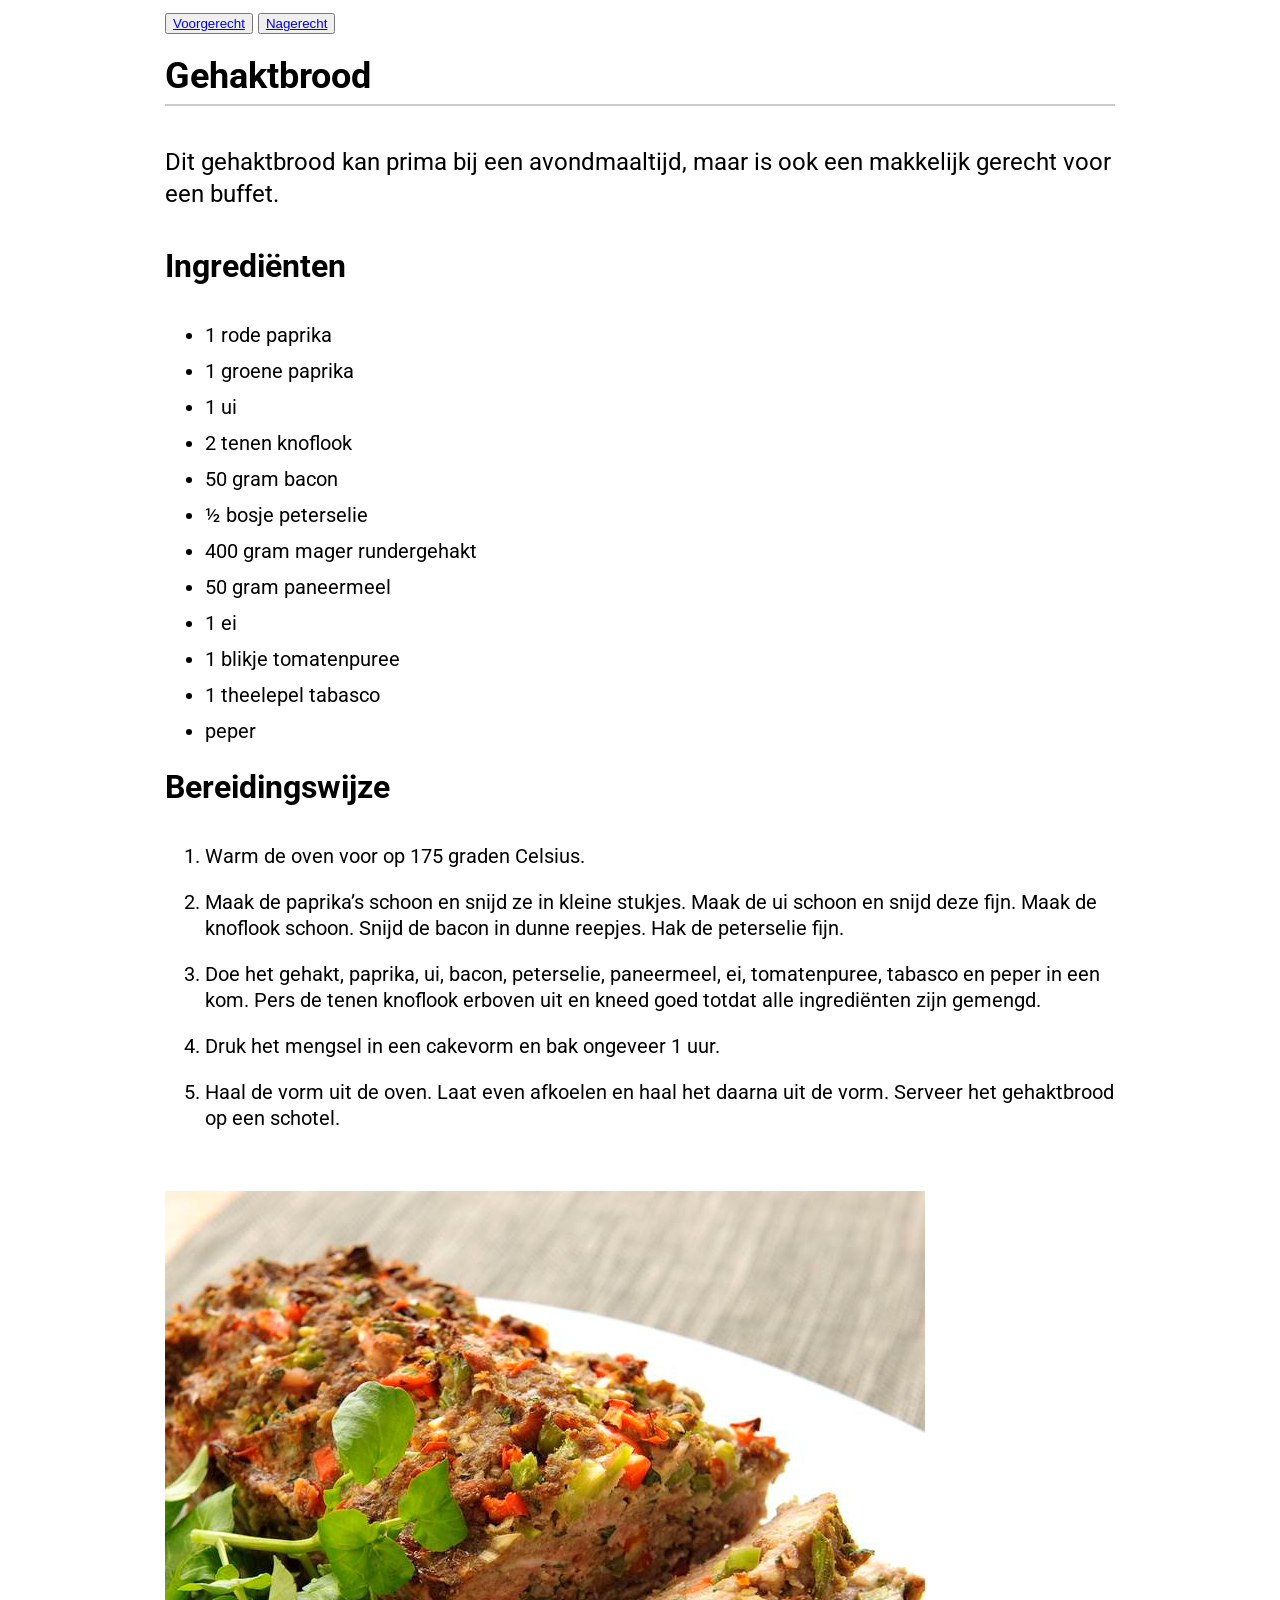
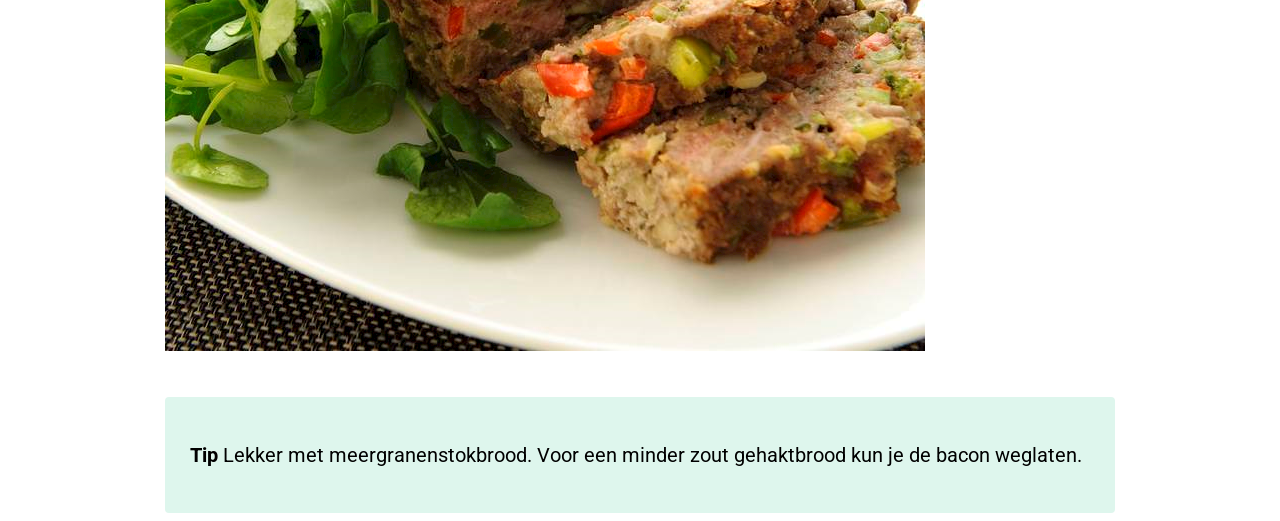
<file: Gehaktbrood HTML CSS/index.html>
<!DOCTYPE html>
<html lang="en">
<head>
    <meta name="viewport" content="width=device-width, initial-scale=1.0">
    <title>Gehaktbrood</title>
    <link rel="stylesheet" href="css/style.css">
    <link rel="preconnect" href="https://fonts.googleapis.com">
    <link rel="preconnect" href="https://fonts.gstatic.com" crossorigin>
    <link href="https://fonts.googleapis.com/css2?family=Roboto:ital,wght@0,100..900;1,100..900&display=swap" rel="stylesheet">
    <meta charset="UTF-8">
</head>

<body>

<div class="container">
<button><a href="voorgerecht.html">Voorgerecht</a></button>
<button><a href="nagerecht.html">Nagerecht</a></button>
<h1>Gehaktbrood</h1>

<p class="intro">
Dit gehaktbrood kan prima bij een avondmaaltijd, maar is ook een makkelijk gerecht voor een buffet.
</p>

<h2>Ingrediënten</h2>

<ul>
<li>1 rode paprika</li>
<li>1 groene paprika</li>
<li>1 ui</li>
<li>2 tenen knoflook</li>
<li>50 gram bacon</li>
<li>½ bosje peterselie</li>
<li>400 gram mager rundergehakt</li>
<li>50 gram paneermeel</li>
<li>1 ei</li>
<li>1 blikje tomatenpuree</li>
<li>1 theelepel tabasco</li>
<li>peper</li>
</ul>

<h2>Bereidingswijze</h2>

<ol>
<li>Warm de oven voor op 175 graden Celsius.</li>
<li>Maak de paprika’s schoon en snijd ze in kleine stukjes. Maak de ui schoon en snijd deze fijn. Maak de knoflook schoon. Snijd de bacon in dunne reepjes. Hak de peterselie fijn.</li>
<li>Doe het gehakt, paprika, ui, bacon, peterselie, paneermeel, ei, tomatenpuree, tabasco en peper in een kom. Pers de tenen knoflook erboven uit en kneed goed totdat alle ingrediënten zijn gemengd.</li>
<li>Druk het mengsel in een cakevorm en bak ongeveer 1 uur.</li>
<li>Haal de vorm uit de oven. Laat even afkoelen en haal het daarna uit de vorm. Serveer het gehaktbrood op een schotel.</li>
</ol>

<img src="images/gehaktbrood.jpg" alt="Gehaktbrood">

<div class="tip">
<p><b>Tip</b> Lekker met meergranenstokbrood. Voor een minder zout gehaktbrood kun je de bacon weglaten.</p>
</div>

</div>

</body>
</html>
</file>
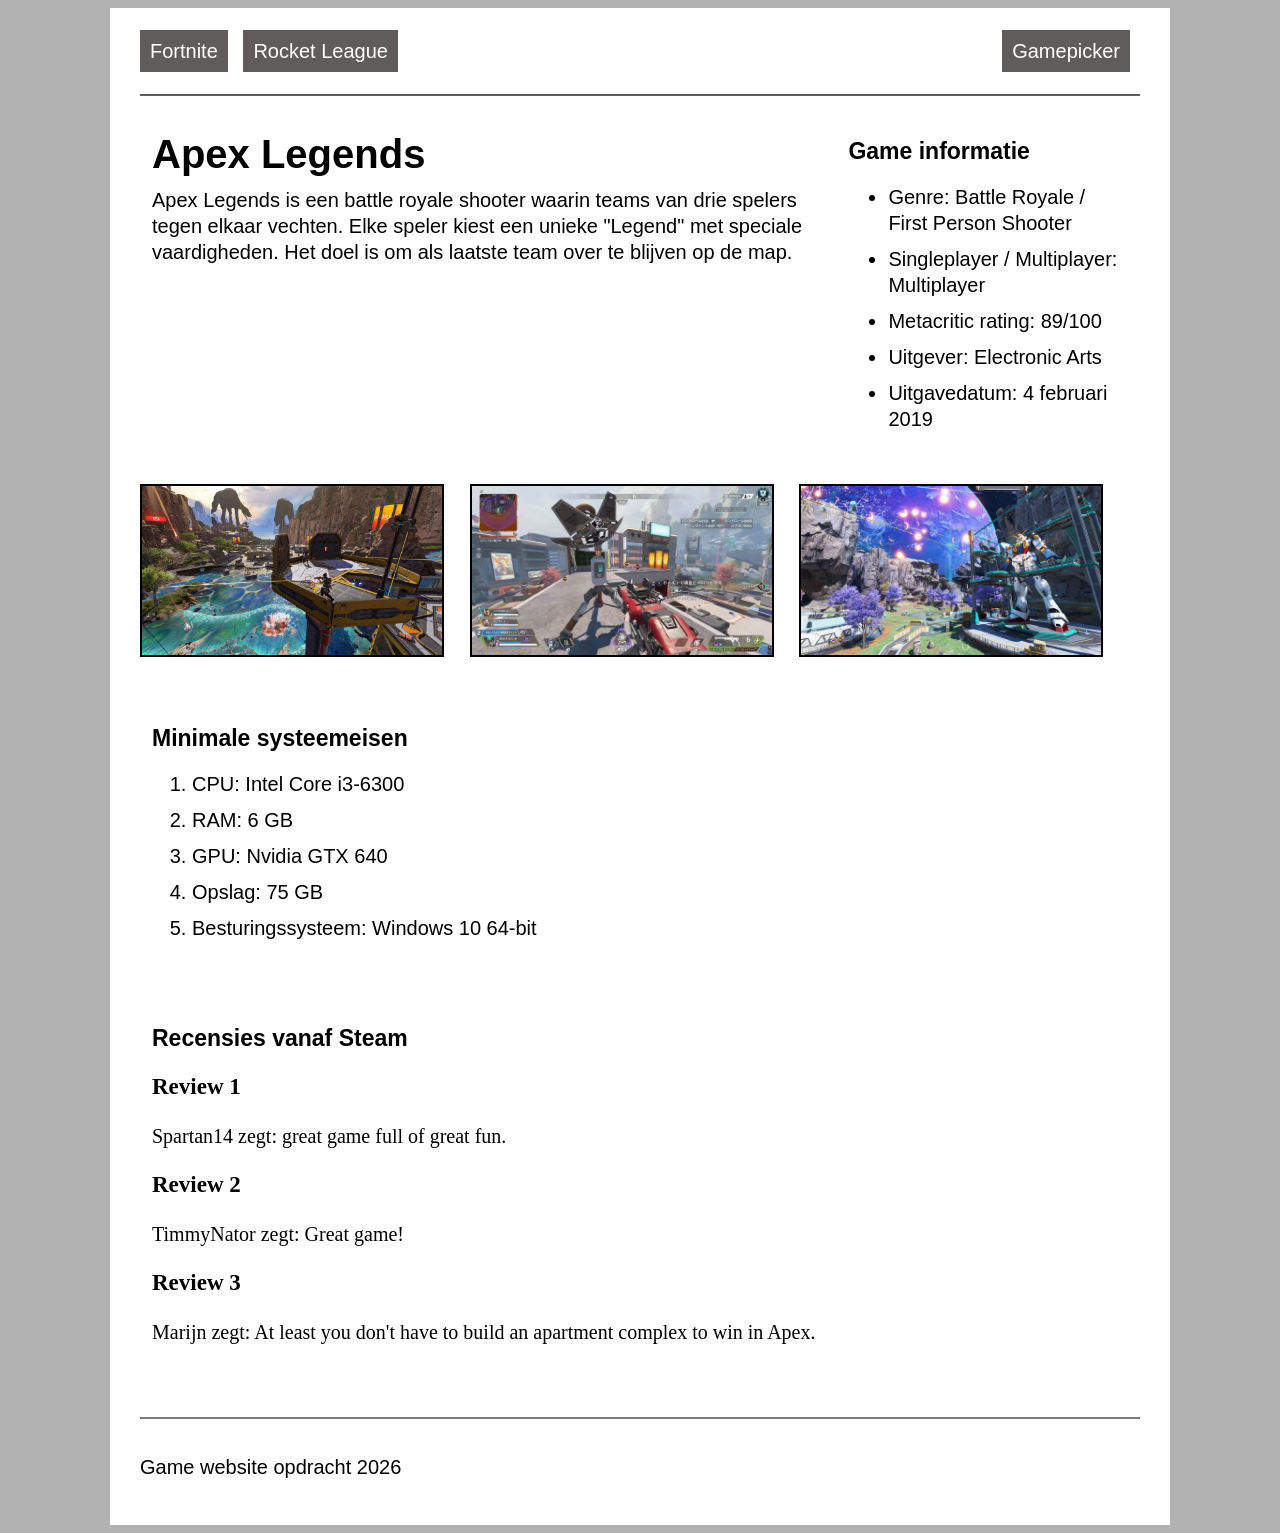
<file: gamecatalog HTML CSS/Apex.html>
<!DOCTYPE html>
<html lang="en">

<head>
<meta charset="UTF-8">
<meta name="description" content="Informatie over de game Apex Legends, inclusief reviews en systeemeisen.">
<meta name="keywords" content="Apex Legends, game, battle royale, reviews, systeemeisen">
<meta name="viewport" content="width=device-width, initial-scale=1.0">

<title>Apex Legends</title>

<link rel="stylesheet" href="css/style.css">
</head>

<body>

<main>
<section class="buttons">
<nav>
<div class="gamepicker">
<a href="Gamepicker.html" class="button">Gamepicker</a>
</div>
<a href="Fortnite.html" class="button">Fortnite</a>
<a href="Rocketleague.html" class="button">Rocket League</a>
</nav>
</section>
<div class="info">


<section class="desc">

<header>
<h1>Apex Legends</h1>
</header>    
<p>
Apex Legends is een battle royale shooter waarin teams van drie spelers tegen elkaar vechten.
Elke speler kiest een unieke "Legend" met speciale vaardigheden. Het doel is om als laatste team
over te blijven op de map.
</p>

</section>

<section class="metadata">

<h2>Game informatie</h2>

<ul>
<li>Genre: Battle Royale / First Person Shooter</li>
<li>Singleplayer / Multiplayer: Multiplayer</li>
<li>Metacritic rating: 89/100</li>
<li>Uitgever: Electronic Arts</li>
<li>Uitgavedatum: 4 februari 2019</li>
</ul>

</section>

</div>

<section>

<img src="images/Apexshowcase.jpg" alt="Apex Legends gameplay">
<img src="images/Apexshowcase2.jpg" alt="Apex Legends gameplay">
<img src="images/Apexshowcase3.avif" alt="Apex Legends gameplay">
</section>

<section class="eisen">

<h2>Minimale systeemeisen</h2>

<ol>
<li>CPU: Intel Core i3-6300</li>
<li>RAM: 6 GB</li>
<li>GPU: Nvidia GTX 640</li>
<li>Opslag: 75 GB</li>
<li>Besturingssysteem: Windows 10 64-bit</li>
</ol>

</section>

<section class="recenties">

<h2>Recensies vanaf Steam</h2>

<article class="review">
<h3>Review 1</h3>
<p>Spartan14 zegt: great game full of great fun.</p>
</article>

<article class="review">
<h3>Review 2</h3>
<p>TimmyNator zegt: Great game!</p>
</article>

<article class="review">
<h3>Review 3</h3>
<p>Marijn zegt: At least you don't have to build an apartment complex to win in Apex.</p>
</article>

</section>

<footer>

<p>Game website opdracht 2026</p>

</footer>

</main>

</body>
</html>
</file>
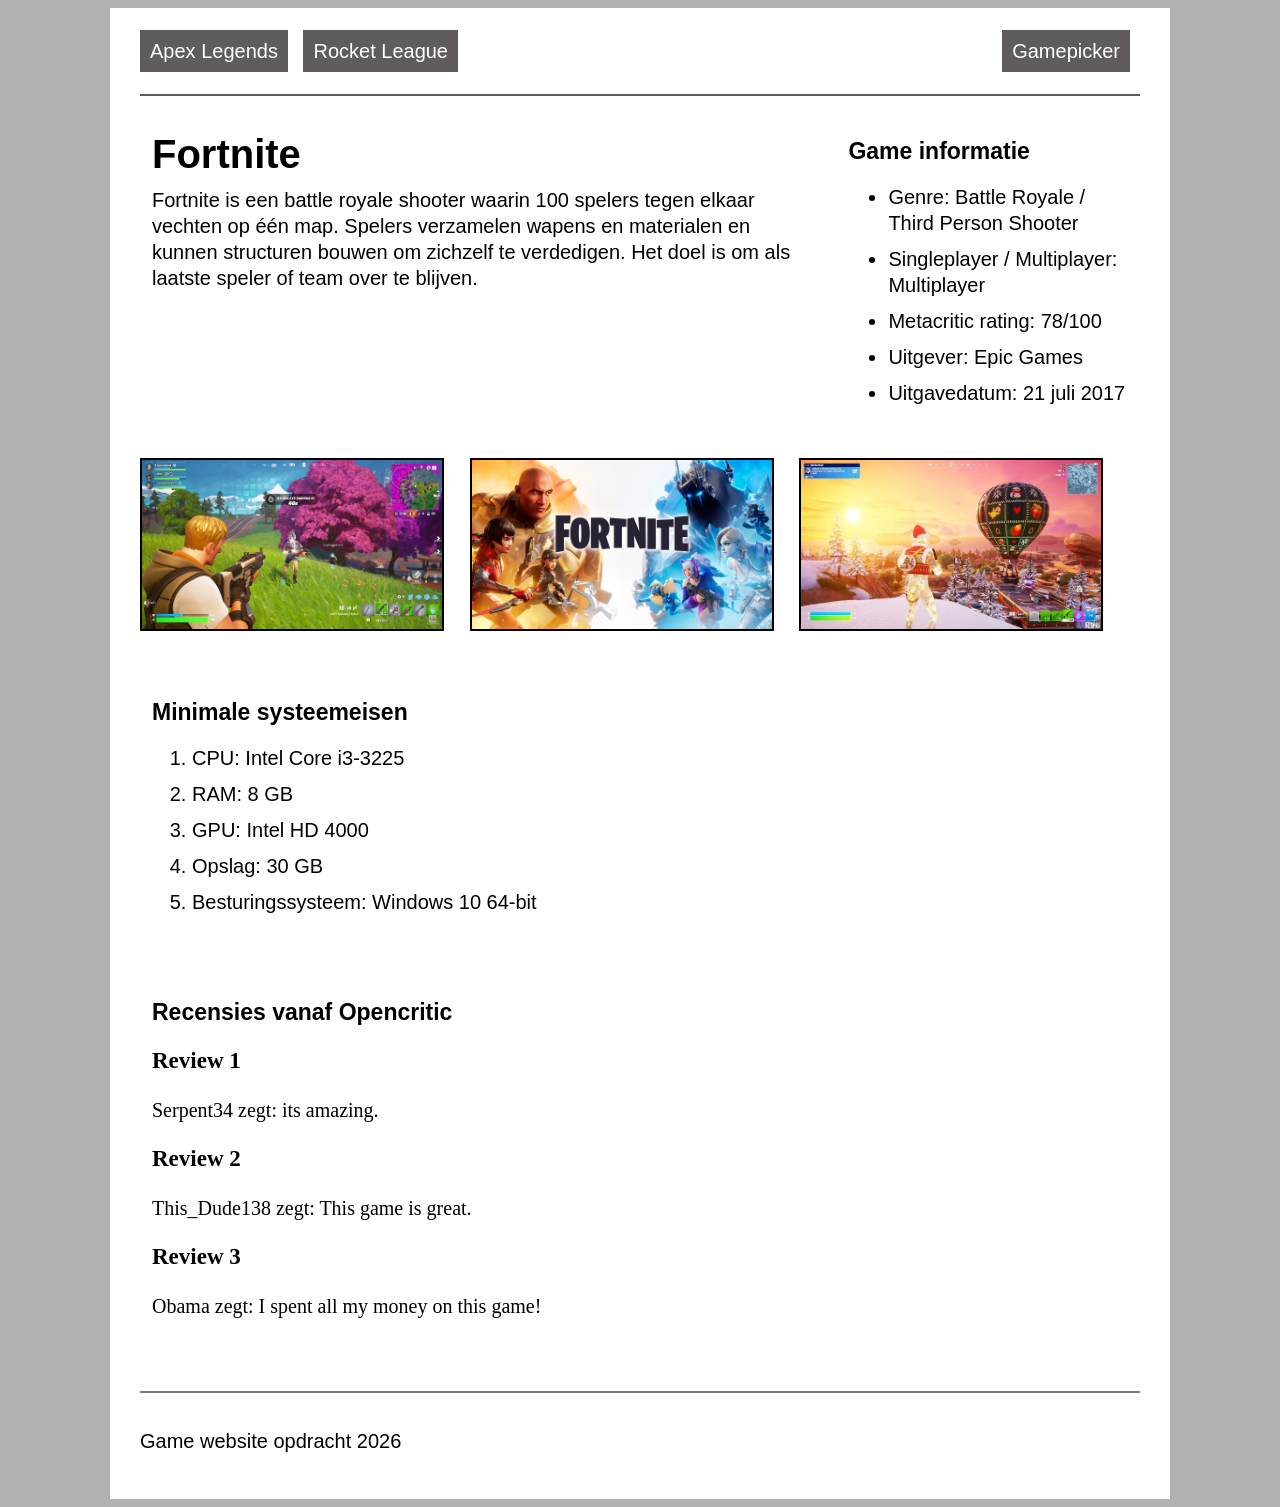
<file: gamecatalog HTML CSS/Fortnite.html>
<!DOCTYPE html>
<html lang="en">

<head>
<meta charset="UTF-8">
<meta name="description" content="Informatie over de game Fortnite, inclusief reviews en systeemeisen.">
<meta name="keywords" content="Fortnite, game, battle royale, reviews, systeemeisen">
<meta name="viewport" content="width=device-width, initial-scale=1.0">

<title>Fortnite</title>

<link rel="stylesheet" href="css/style.css">
</head>

<body>

<main>
<section class="buttons">
<nav>
<div class="gamepicker">
<a href="Gamepicker.html" class="button">Gamepicker</a>
</div>
<a href="Apex.html" class="button">Apex Legends</a>
<a href="Rocketleague.html" class="button">Rocket League</a>
</nav>
</section>
<div class="info">

<section class="desc">
<header>
<h1>Fortnite</h1>
</header>
<p>
Fortnite is een battle royale shooter waarin 100 spelers tegen elkaar vechten op één map.
Spelers verzamelen wapens en materialen en kunnen structuren bouwen om zichzelf te verdedigen.
Het doel is om als laatste speler of team over te blijven.
</p>

</section>

<section class="metadata">

<h2>Game informatie</h2>

<ul>
<li>Genre: Battle Royale / Third Person Shooter</li>
<li>Singleplayer / Multiplayer: Multiplayer</li>
<li>Metacritic rating: 78/100</li>
<li>Uitgever: Epic Games</li>
<li>Uitgavedatum: 21 juli 2017</li>
</ul>

</section>

</div>

<section class="images">

<img src="images/Fortniteshowcase.jpg" alt="Fortnite gameplay">
<img src="images/Fortniteshowcase2.jpeg" alt="Fortnite gameplay">
<img src="images/Fortniteshowcase3.jpg" alt="Fortnite gameplay">
</section>


<section class="eisen">

<h2>Minimale systeemeisen</h2>

<ol>
<li>CPU: Intel Core i3-3225</li>
<li>RAM: 8 GB</li>
<li>GPU: Intel HD 4000</li>
<li>Opslag: 30 GB</li>
<li>Besturingssysteem: Windows 10 64-bit</li>
</ol>

</section>

<section class="recenties">

<h2>Recensies vanaf Opencritic</h2>

<article class="review">
<h3>Review 1</h3>
<p>Serpent34 zegt: its amazing.</p>
</article>

<article class="review">
<h3>Review 2</h3>
<p>This_Dude138 zegt: This game is great.</p>
</article>

<article class="review">
<h3>Review 3</h3>
<p>Obama zegt: I spent all my money on this game!</p>
</article>

</section>

<footer>

<p>Game website opdracht 2026</p>

</footer>

</main>

</body>
</html>
</file>
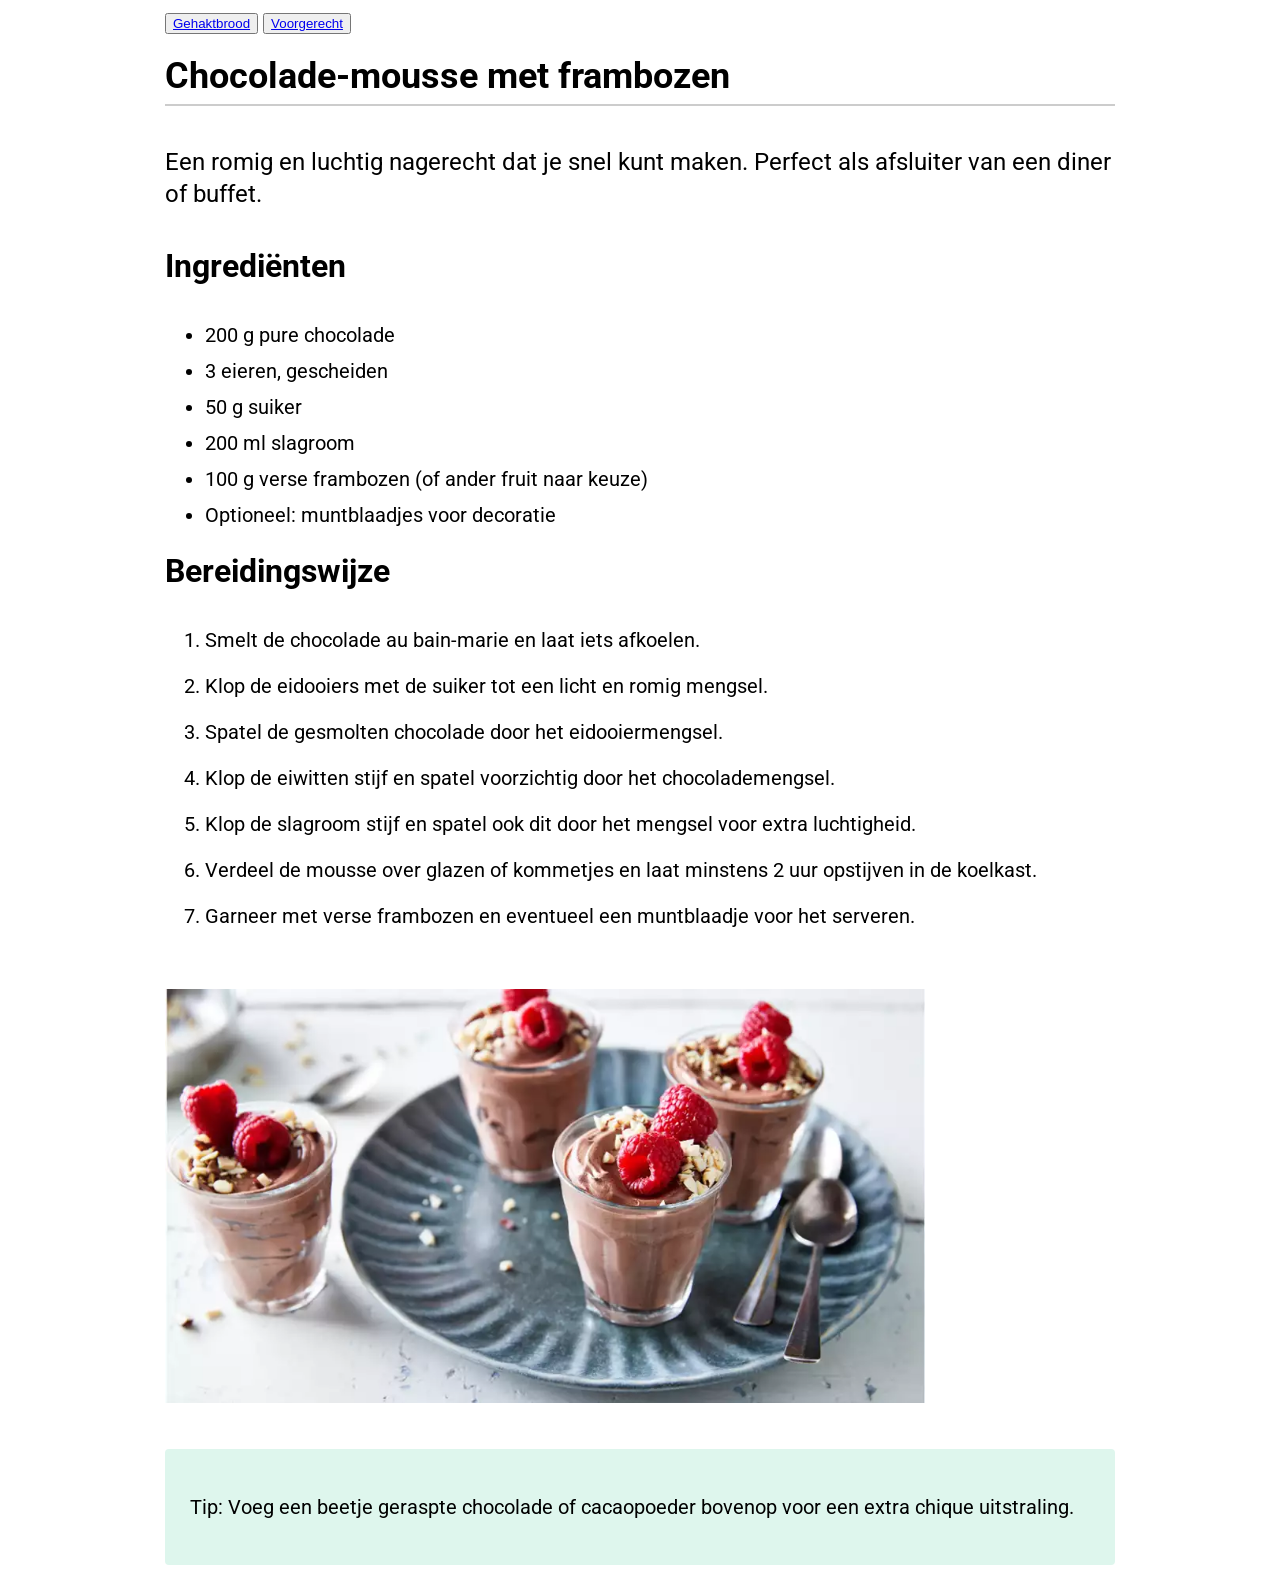
<file: Gehaktbrood HTML CSS/nagerecht.html>
<!DOCTYPE html>
<html lang="en">
<head>
    <meta name="viewport" content="width=device-width, initial-scale=1.0">
    <title>Gehaktbrood</title>
    <link rel="stylesheet" href="css/style.css">
    <link rel="preconnect" href="https://fonts.googleapis.com">
    <link rel="preconnect" href="https://fonts.gstatic.com" crossorigin>
    <link href="https://fonts.googleapis.com/css2?family=Roboto:ital,wght@0,100..900;1,100..900&display=swap" rel="stylesheet">
    <meta charset="UTF-8">
</head>
<body>

<div class="container">
<button><a href="index.html">Gehaktbrood</a></button>
<button><a href="voorgerecht.html">Voorgerecht</a></button>
<h1>Chocolade-mousse met frambozen</h1>

<p class="intro">
Een romig en luchtig nagerecht dat je snel kunt maken. Perfect als afsluiter van een diner of buffet.
</p>

<h2>Ingrediënten</h2>

<ul>
<li>200 g pure chocolade</li>
<li>3 eieren, gescheiden</li>
<li>50 g suiker</li>
<li>200 ml slagroom</li>
<li>100 g verse frambozen (of ander fruit naar keuze)</li>
<li>Optioneel: muntblaadjes voor decoratie</li>
</ul>

<h2>Bereidingswijze</h2>

<ol>
<li>Smelt de chocolade au bain-marie en laat iets afkoelen.</li>
<li>Klop de eidooiers met de suiker tot een licht en romig mengsel.</li>
<li>Spatel de gesmolten chocolade door het eidooiermengsel.</li>
<li>Klop de eiwitten stijf en spatel voorzichtig door het chocolademengsel.</li>
<li>Klop de slagroom stijf en spatel ook dit door het mengsel voor extra luchtigheid.</li>
<li>Verdeel de mousse over glazen of kommetjes en laat minstens 2 uur opstijven in de koelkast.</li>
<li>Garneer met verse frambozen en eventueel een muntblaadje voor het serveren.</li>
</ol>

<img src="images/chocomousse.jpg" alt="Chocolade-mousse">

<div class="tip">
<p>Tip: Voeg een beetje geraspte chocolade of cacaopoeder bovenop voor een extra chique uitstraling.</p>
</div>
</body> 
</html>
</file>
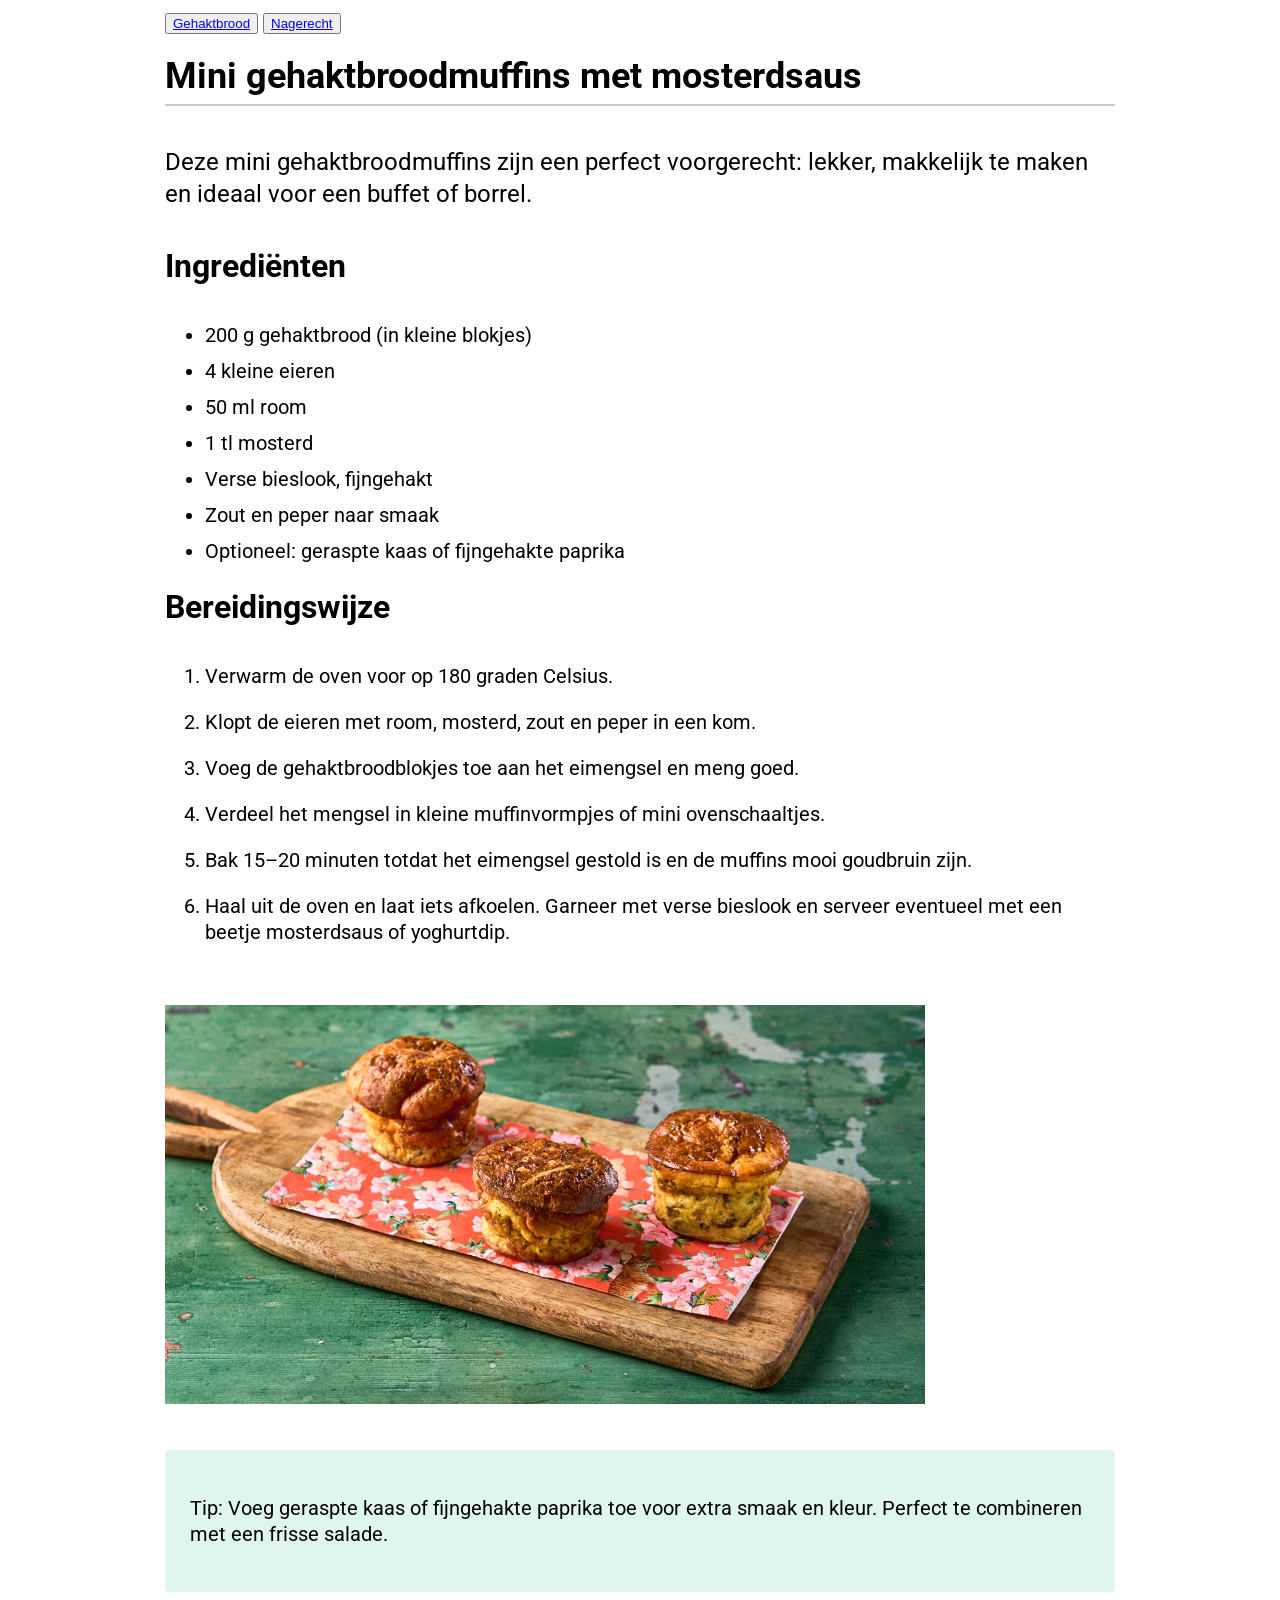
<file: Gehaktbrood HTML CSS/voorgerecht.html>
<!DOCTYPE html>
<html lang="en">
<head>
    <meta name="viewport" content="width=device-width, initial-scale=1.0">
    <title>Gehaktbrood</title>
    <link rel="stylesheet" href="css/style.css">
    <link rel="preconnect" href="https://fonts.googleapis.com">
    <link rel="preconnect" href="https://fonts.gstatic.com" crossorigin>
    <link href="https://fonts.googleapis.com/css2?family=Roboto:ital,wght@0,100..900;1,100..900&display=swap" rel="stylesheet">
    <meta charset="UTF-8">
</head>
<body>

<div class="container">
<button><a href="index.html">Gehaktbrood</a></button>
<button><a href="nagerecht.html">Nagerecht</a></button>
<h1>Mini gehaktbroodmuffins met mosterdsaus</h1>

<p class="intro">
Deze mini gehaktbroodmuffins zijn een perfect voorgerecht: lekker, makkelijk te maken en ideaal voor een buffet of borrel.
</p>

<h2>Ingrediënten</h2>

<ul>
<li>200 g gehaktbrood (in kleine blokjes)</li>
<li>4 kleine eieren</li>
<li>50 ml room</li>
<li>1 tl mosterd</li>
<li>Verse bieslook, fijngehakt</li>
<li>Zout en peper naar smaak</li>
<li>Optioneel: geraspte kaas of fijngehakte paprika</li>
</ul>

<h2>Bereidingswijze</h2>

<ol>
<li>Verwarm de oven voor op 180 graden Celsius.</li>
<li>Klopt de eieren met room, mosterd, zout en peper in een kom.</li>
<li>Voeg de gehaktbroodblokjes toe aan het eimengsel en meng goed.</li>
<li>Verdeel het mengsel in kleine muffinvormpjes of mini ovenschaaltjes.</li>
<li>Bak 15–20 minuten totdat het eimengsel gestold is en de muffins mooi goudbruin zijn.</li>
<li>Haal uit de oven en laat iets afkoelen. Garneer met verse bieslook en serveer eventueel met een beetje mosterdsaus of yoghurtdip.</li>
</ol>

<img src="images/Muffins.jpg" alt="Mini gehaktbroodmuffins">

<div class="tip">
<p>Tip: Voeg geraspte kaas of fijngehakte paprika toe voor extra smaak en kleur. Perfect te combineren met een frisse salade.</p>
</div>
</body> 
</html>
</file>
<file: Gehaktbrood HTML CSS/css/style.css>
body{
    font-family: "Roboto", sans-serif;
    font-size:20px;
    line-height:26px;
}


.container{
    width:950px;
    margin:0 auto;
}


h1 {
    font-size: 36px;
    line-height: 36px;
    margin-bottom: 40px;
    border-bottom: 2px solid #ccc;
    padding-bottom: 10px;
}


.intro{
    font-size:24px;
    line-height:32px;
    margin-bottom:40px;
}


h2{
    font-size:32px;
    line-height:32px;
    margin-bottom:40px;
}


ul li{
    margin-bottom:10px;
}


ol li{
    margin-bottom:20px;
}


img{
    width:80%;
    margin-top:40px;
}


.tip{
    background:#def6ed;
    border-radius:4px;
    padding:25px;
    margin-top:40px;
}
</file>
<file: gamecatalog HTML CSS/css/style.css>
body{
font-family: sans-serif;
background:#b2b2b2;
font-size:20px;
line-height:26px;
}

main{
width:1000px;
margin:0 auto;
background:rgb(255, 255, 255);
padding:30px;
}

header h1{
margin-bottom:20px;
font-size:40px;
color:rgb(0, 0, 0);
}

nav{
margin-bottom:30px;
}
.buttons{
    border-bottom:2px solid #605c5c;
}
.button{
padding:10px;
margin-right:10px;
background:#605c5c;
color:white;
text-decoration:none;
}

.button:hover {
  background-color: #323232;
  padding:9px;
}
.gamepicker {
    float: right;
}

h1{
font-size:23px;
}

h2{
font-size:23px;
margin-top:30px;
}

h3{
font-size:23px;
}

p{
margin-bottom:15px;
}

ul li{
margin-bottom:10px;
}

ol li{
margin-bottom:10px;
}

img{
width:30%;
margin-top:20px;
border:2px solid #000000;
margin-right: 20px;
margin-bottom: 20px;
}

.review{
font-family: serif;
margin-bottom:20px;
}

footer{
margin-top:40px;
border-top:2px solid #7c7c7c;
padding-top:15px;
}

.info {
    display: flex;
    gap: 20px;
}
.desc {
    width: 70%;
    border:2px solid #ffffff;
    padding:10px;
}
.metadata {
    width: 30%;
    border:2px solid #ffffff;
    padding:10px;
}
.eisen {
    border:2px solid #ffffff;
    padding:10px;
}
.recenties {
    margin-top: 10px;
    border:2px solid #ffffff;
    padding:10px;    
}
</file>
